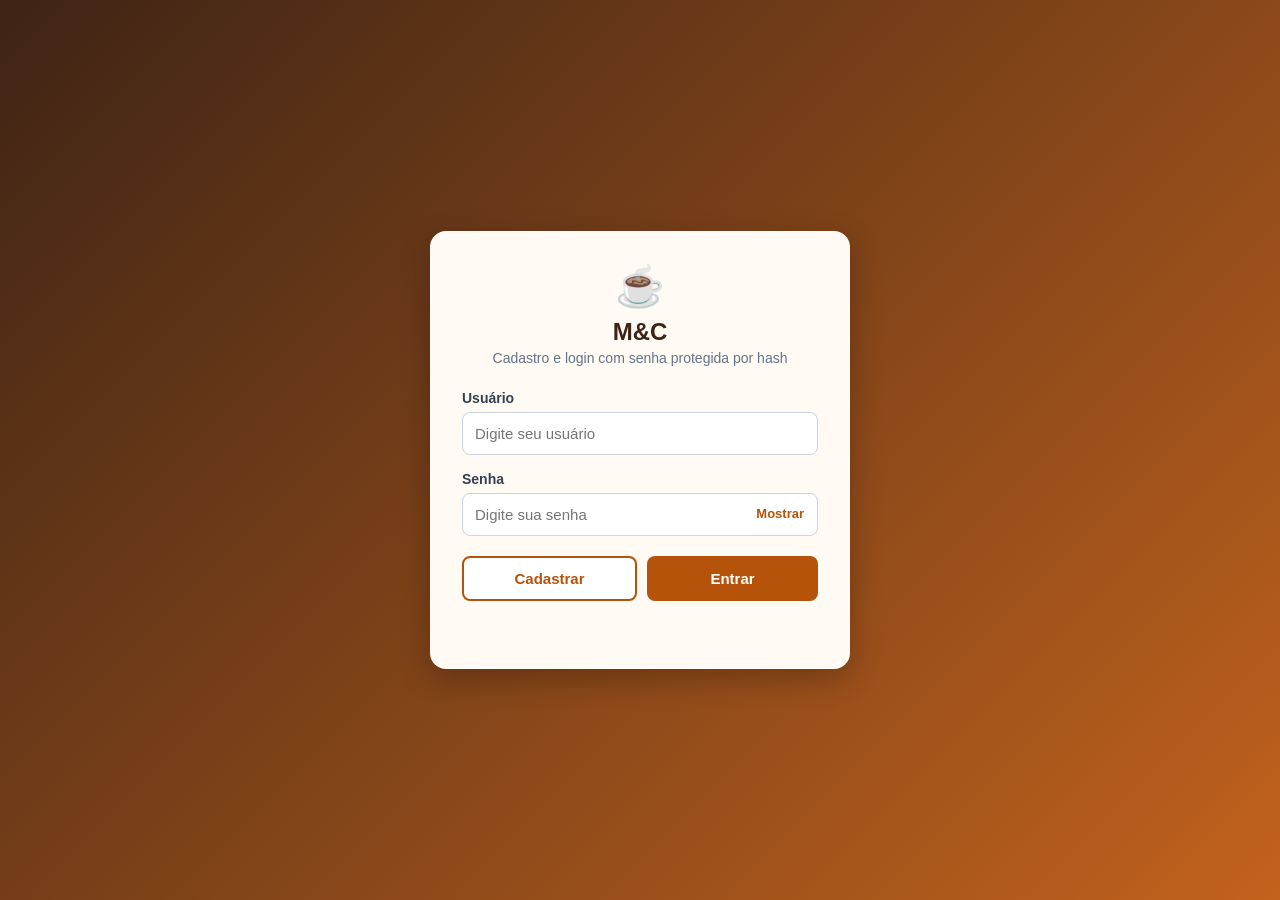
<file: index.html>
<!DOCTYPE html>
<html lang="pt-BR">
<head>
    <meta charset="UTF-8">
    <meta name="viewport" content="width=device-width, initial-scale=1.0">
    <title>M&amp;C</title>
    <link rel="stylesheet" href="login.css">
</head>
<body>
    <main class="card">
        <div class="cabecalho">
            <div class="icone">☕</div>
            <h1>M&amp;C</h1>
            <p class="subtitulo">Cadastro e login com senha protegida por hash</p>
        </div>

        <label for="usuario">Usuário</label>
        <input type="text" id="usuario" placeholder="Digite seu usuário" autocomplete="off">

        <label for="senha">Senha</label>
        <div class="campo-senha">
            <input type="password" id="senha" placeholder="Digite sua senha">
            <button type="button" class="ver-senha" onclick="alternarSenha()">Mostrar</button>
        </div>

        <div class="botoes">
            <button class="secundario" onclick="cadastrar()">Cadastrar</button>
            <button class="principal" onclick="entrar()">Entrar</button>
        </div>

        <p id="mensagem"></p>

        <div id="resultado"></div>
    </main>

    <script src="script.js"></script>
</body>
</html>
</file>
<file: login.css>
* {
    box-sizing: border-box;
}

body {
    margin: 0;
    min-height: 100vh;
    font-family: "Segoe UI", Arial, sans-serif;
    background: linear-gradient(135deg, #3e2415, #c2621d);
    display: flex;
    align-items: center;
    justify-content: center;
    padding: 16px;
}

.card {
    background: #fffaf3;
    width: 100%;
    max-width: 420px;
    padding: 32px;
    border-radius: 16px;
    box-shadow: 0 10px 30px rgba(0, 0, 0, 0.25);
}

.cabecalho {
    text-align: center;
    margin-bottom: 24px;
}

.icone {
    font-size: 40px;
}

h1 {
    margin: 8px 0 4px;
    font-size: 24px;
    color: #3e2415;
}

.subtitulo {
    margin: 0;
    font-size: 14px;
    color: #64748b;
}

label {
    display: block;
    font-size: 14px;
    font-weight: 600;
    color: #334155;
    margin-bottom: 6px;
}

input {
    width: 100%;
    padding: 12px;
    margin-bottom: 16px;
    border: 1px solid #cbd5e1;
    border-radius: 8px;
    font-size: 15px;
    outline: none;
    transition: border-color 0.2s;
}

input:focus {
    border-color: #b45309;
}

.campo-senha {
    position: relative;
}

.campo-senha input {
    padding-right: 80px;
}

.ver-senha {
    position: absolute;
    right: 8px;
    top: 7px;
    background: none;
    border: none;
    color: #b45309;
    font-size: 13px;
    font-weight: 600;
    cursor: pointer;
    padding: 6px;
}

.botoes {
    display: flex;
    gap: 10px;
    margin-top: 4px;
}

.botoes button {
    flex: 1;
    padding: 12px;
    border-radius: 8px;
    font-size: 15px;
    font-weight: 600;
    cursor: pointer;
    transition: opacity 0.2s;
}

.botoes button:hover {
    opacity: 0.85;
}

.botoes button:disabled {
    opacity: 0.5;
    cursor: wait;
}

.principal {
    background: #b45309;
    color: white;
    border: none;
}

.secundario {
    background: white;
    color: #b45309;
    border: 2px solid #b45309;
}

#mensagem {
    text-align: center;
    font-weight: 600;
    min-height: 20px;
    margin: 16px 0 0;
}

.sucesso {
    color: #16a34a;
}

.erro {
    color: #dc2626;
}

.carregando {
    color: #64748b;
}

.bloco {
    margin-top: 12px;
}

.bloco span {
    display: block;
    font-size: 12px;
    font-weight: 600;
    color: #64748b;
    margin-bottom: 4px;
}

.bloco code {
    display: block;
    background: #f1f5f9;
    padding: 10px;
    border-radius: 6px;
    font-size: 12px;
    word-break: break-all;
    border-left: 4px solid #cbd5e1;
}

.bloco.igual code {
    border-left-color: #16a34a;
}

.bloco.diferente code {
    border-left-color: #dc2626;
}

.ir-site {
    display: block;
    margin-top: 16px;
    text-align: center;
    font-size: 14px;
    font-weight: 600;
    color: #b45309;
    text-decoration: none;
}

.ir-site:hover {
    text-decoration: underline;
}
</file>
<file: static/css/login.css>
* {
    box-sizing: border-box;
}

body {
    margin: 0;
    min-height: 100vh;
    font-family: "Segoe UI", Arial, sans-serif;
    background: linear-gradient(135deg, #3e2415, #c2621d);
    display: flex;
    align-items: center;
    justify-content: center;
    padding: 16px;
}

.card {
    background: #fffaf3;
    width: 100%;
    max-width: 420px;
    padding: 32px;
    border-radius: 16px;
    box-shadow: 0 10px 30px rgba(0, 0, 0, 0.25);
}

.cabecalho {
    text-align: center;
    margin-bottom: 24px;
}

.icone {
    font-size: 40px;
}

h1 {
    margin: 8px 0 4px;
    font-size: 24px;
    color: #3e2415;
}

.subtitulo {
    margin: 0;
    font-size: 14px;
    color: #64748b;
}

label {
    display: block;
    font-size: 14px;
    font-weight: 600;
    color: #334155;
    margin-bottom: 6px;
}

input {
    width: 100%;
    padding: 12px;
    margin-bottom: 16px;
    border: 1px solid #cbd5e1;
    border-radius: 8px;
    font-size: 15px;
    outline: none;
    transition: border-color 0.2s;
}

input:focus {
    border-color: #b45309;
}

.campo-senha {
    position: relative;
}

.campo-senha input {
    padding-right: 80px;
}

.ver-senha {
    position: absolute;
    right: 8px;
    top: 7px;
    background: none;
    border: none;
    color: #b45309;
    font-size: 13px;
    font-weight: 600;
    cursor: pointer;
    padding: 6px;
}

.botoes {
    display: flex;
    gap: 10px;
    margin-top: 4px;
}

.botoes button {
    flex: 1;
    padding: 12px;
    border-radius: 8px;
    font-size: 15px;
    font-weight: 600;
    cursor: pointer;
    transition: opacity 0.2s;
}

.botoes button:hover {
    opacity: 0.85;
}

.botoes button:disabled {
    opacity: 0.5;
    cursor: wait;
}

.principal {
    background: #b45309;
    color: white;
    border: none;
}

.secundario {
    background: white;
    color: #b45309;
    border: 2px solid #b45309;
}

#mensagem {
    text-align: center;
    font-weight: 600;
    min-height: 20px;
    margin: 16px 0 0;
}

.sucesso {
    color: #16a34a;
}

.erro {
    color: #dc2626;
}

.carregando {
    color: #64748b;
}

.bloco {
    margin-top: 12px;
}

.bloco span {
    display: block;
    font-size: 12px;
    font-weight: 600;
    color: #64748b;
    margin-bottom: 4px;
}

.bloco code {
    display: block;
    background: #f1f5f9;
    padding: 10px;
    border-radius: 6px;
    font-size: 12px;
    word-break: break-all;
    border-left: 4px solid #cbd5e1;
}

.bloco.igual code {
    border-left-color: #16a34a;
}

.bloco.diferente code {
    border-left-color: #dc2626;
}

.ir-site {
    display: block;
    margin-top: 16px;
    text-align: center;
    font-size: 14px;
    font-weight: 600;
    color: #b45309;
    text-decoration: none;
}

.ir-site:hover {
    text-decoration: underline;
}
</file>
